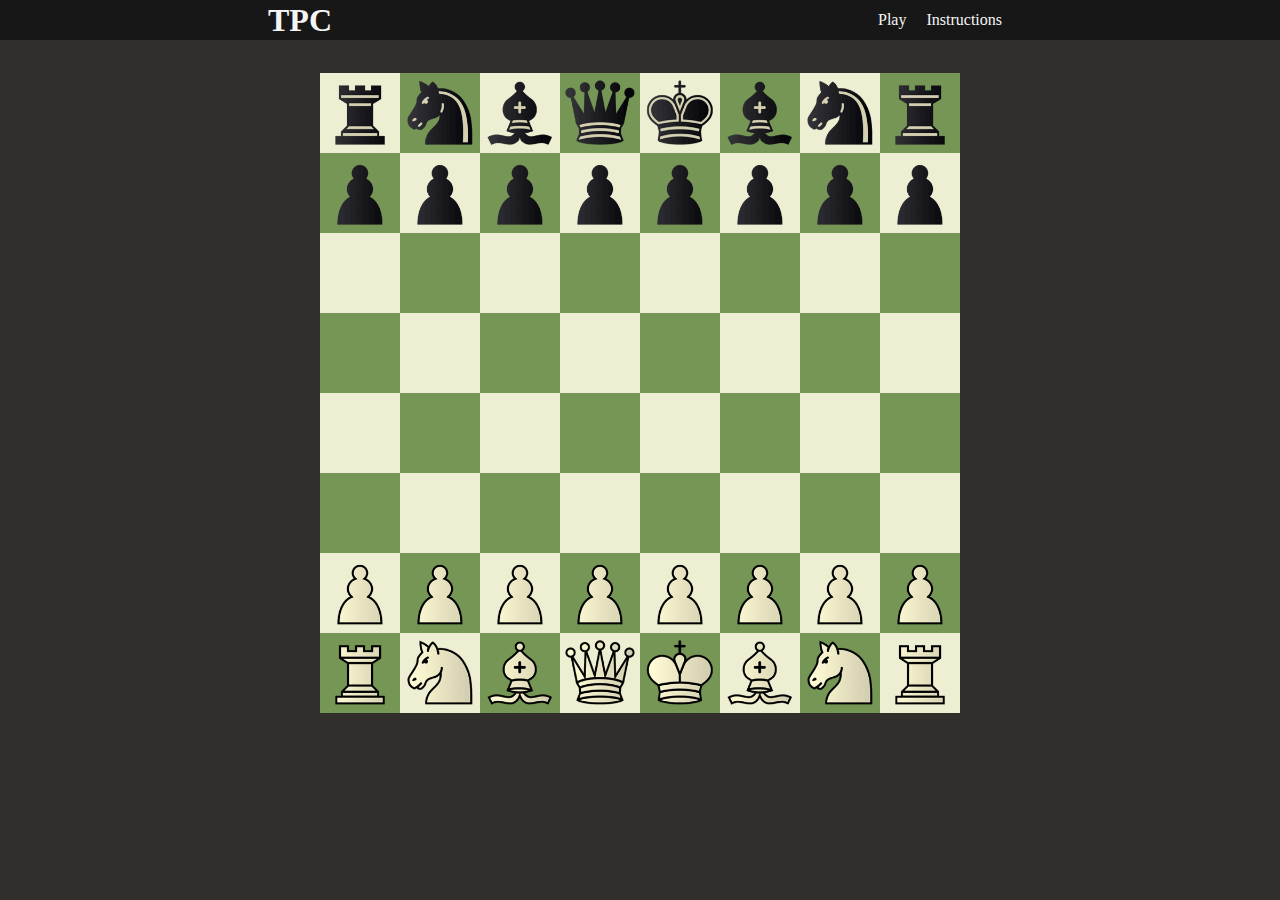
<file: index.html>
<!DOCTYPE html>
<html lang="en">

<head>
    <meta charset="UTF-8">
    <meta http-equiv="X-UA-Compatible" content="IE=edge">
    <meta name="viewport" content="width=device-width, initial-scale=1.0">
    <link rel="stylesheet" href="style.css">
    <title>Two Player Chess</title>
</head>

<body>

    <nav>
        <h1>TPC</h1>
        <ul class="flex">
            <li><a href="index.html">Play</a></li>
            <li><a href="instructions.html">Instructions</a></li>
        </ul>
    </nav>

    <div class="game">
        <img src="img/bqueen.png" class="img bp queen" id="bqueen">
        <!--Not imp-->
        <img src="img/wqueen.png" class="img wp queen" id="wqueen">
        <!--Not imp-->
        <div class="wwin">
            <p>White Wins</p>
        </div>
        <div class="chessboard card">
            <div class="row1 flex">
                <div class="white box" id="a8">
                    <img src="img/brook.png" class="img bp rook" id="qsbr">
                </div>
                <div class="black box" id="b8">
                    <img src="img/bknight.png" class="img bp knight qsbn">
                </div>
                <div class="white box" id="c8">
                    <img src="img/bbishop.png" class="img bp lbishop qsbb">
                </div>
                <div class="black box" id="d8">
                    <img src="img/bqueen.png" class="img bp queen bq">
                </div>
                <div class="white box" id="e8">
                    <img src="img/bking.png" class="img bp king bk">
                </div>
                <div class="black box" id="f8">
                    <img src="img/bbishop.png" class="img bp dbishop ksbb">
                </div>
                <div class="white box" id="g8">
                    <img src="img/bknight.png" class="img bp knight ksbn">
                </div>
                <div class="black box" id="h8">
                    <img src="img/brook.png" class="img bp rook" id="ksbr">
                </div>
            </div>
            <div class="row2 flex">
                <div class="black box" id="a7">
                    <img src="img/bpawn.png" class="img bp pawn pb">
                </div>
                <div class="white box" id="b7">
                    <img src="img/bpawn.png" class="img bp pawn pb">
                </div>
                <div class="black box" id="c7">
                    <img src="img/bpawn.png" class="img bp pawn pb">
                </div>
                <div class="white box" id="d7">
                    <img src="img/bpawn.png" class="img bp pawn pb">
                </div>
                <div class="black box" id="e7">
                    <img src="img/bpawn.png" class="img bp pawn pb">
                </div>
                <div class="white box" id="f7">
                    <img src="img/bpawn.png" class="img bp pawn pb">
                </div>
                <div class="black box" id="g7">
                    <img src="img/bpawn.png" class="img bp pawn pb">
                </div>
                <div class="white box" id="h7">
                    <img src="img/bpawn.png" class="img bp pawn pb">
                </div>
            </div>
            <div class="row3 flex">
                <div class="white box" id="a6">
                </div>
                <div class="black box" id="b6">
                </div>
                <div class="white box" id="c6">
                </div>
                <div class="black box" id="d6">
                </div>
                <div class="white box" id="e6">
                </div>
                <div class="black box" id="f6">
                </div>
                <div class="white box" id="g6">
                </div>
                <div class="black box" id="h6">
                </div>
            </div>
            <div class="row4 flex">
                <div class="black box" id="a5">
                </div>
                <div class="white box" id="b5">
                </div>
                <div class="black box" id="c5">
                </div>
                <div class="white box" id="d5">
                </div>
                <div class="black box" id="e5">
                </div>
                <div class="white box" id="f5">
                </div>
                <div class="black box" id="g5">
                </div>
                <div class="white box" id="h5">
                </div>
            </div>
            <div class="row5 flex">
                <div class="white box" id="a4">
                </div>
                <div class="black box" id="b4">
                </div>
                <div class="white box" id="c4">
                </div>
                <div class="black box" id="d4">
                </div>
                <div class="white box" id="e4">
                </div>
                <div class="black box" id="f4">
                </div>
                <div class="white box" id="g4">
                </div>
                <div class="black box" id="h4">
                </div>
            </div>
            <div class="row6 flex">
                <div class="black box" id="a3">
                </div>
                <div class="white box" id="b3">
                </div>
                <div class="black box" id="c3">
                </div>
                <div class="white box" id="d3">
                </div>
                <div class="black box" id="e3">
                </div>
                <div class="white box" id="f3">
                </div>
                <div class="black box" id="g3">
                </div>
                <div class="white box" id="h3">
                </div>
            </div>
            <div class="row7 flex">
                <div class="white box" id="a2">
                    <img src="img/wpawn.png" class="img wp pawn pw">
                </div>
                <div class="black box" id="b2">
                    <img src="img/wpawn.png" class="img wp pawn pw">
                </div>
                <div class="white box" id="c2">
                    <img src="img/wpawn.png" class="img wp pawn pw">
                </div>
                <div class="black box" id="d2">
                    <img src="img/wpawn.png" class="img wp pawn pw">
                </div>
                <div class="white box" id="e2">
                    <img src="img/wpawn.png" class="img wp pawn pw">
                </div>
                <div class="black box" id="f2">
                    <img src="img/wpawn.png" class="img wp pawn pw">
                </div>
                <div class="white box" id="g2">
                    <img src="img/wpawn.png" class="img wp pawn pw">
                </div>
                <div class="black box" id="h2">
                    <img src="img/wpawn.png" class="img wp pawn pw">
                </div>
            </div>
            <div class="row8 flex">
                <div class="black box" id="a1">
                    <img src="img/wrook.png" class="img wp rook" id="qswr">
                </div>
                <div class="white box" id="b1">
                    <img src="img/wknight.png" class="img wp knight qswn">
                </div>
                <div class="black box" id="c1">
                    <img src="img/wbishop.png" class="img wp dbishop qswb">
                </div>
                <div class="white box" id="d1">
                    <img src="img/wqueen.png" class="img wp queen wq">
                </div>
                <div class="black box" id="e1">
                    <img src="img/wking.png" class="img wp king wk">
                </div>
                <div class="white box" id="f1">
                    <img src="img/wbishop.png" class="img wp lbishop kswb">
                </div>
                <div class="black box" id="g1">
                    <img src="img/wknight.png" class="img wp knight kswn">
                </div>
                <div class="white box" id="h1">
                    <img src="img/wrook.png" class="img wp rook" id="kswr">
                </div>
            </div>
        </div>

        <div class="bwin">
            <p>Black Wins</p>
        </div>
    </div>

    <script src="app.js"></script>
</body>

</html>
</file>
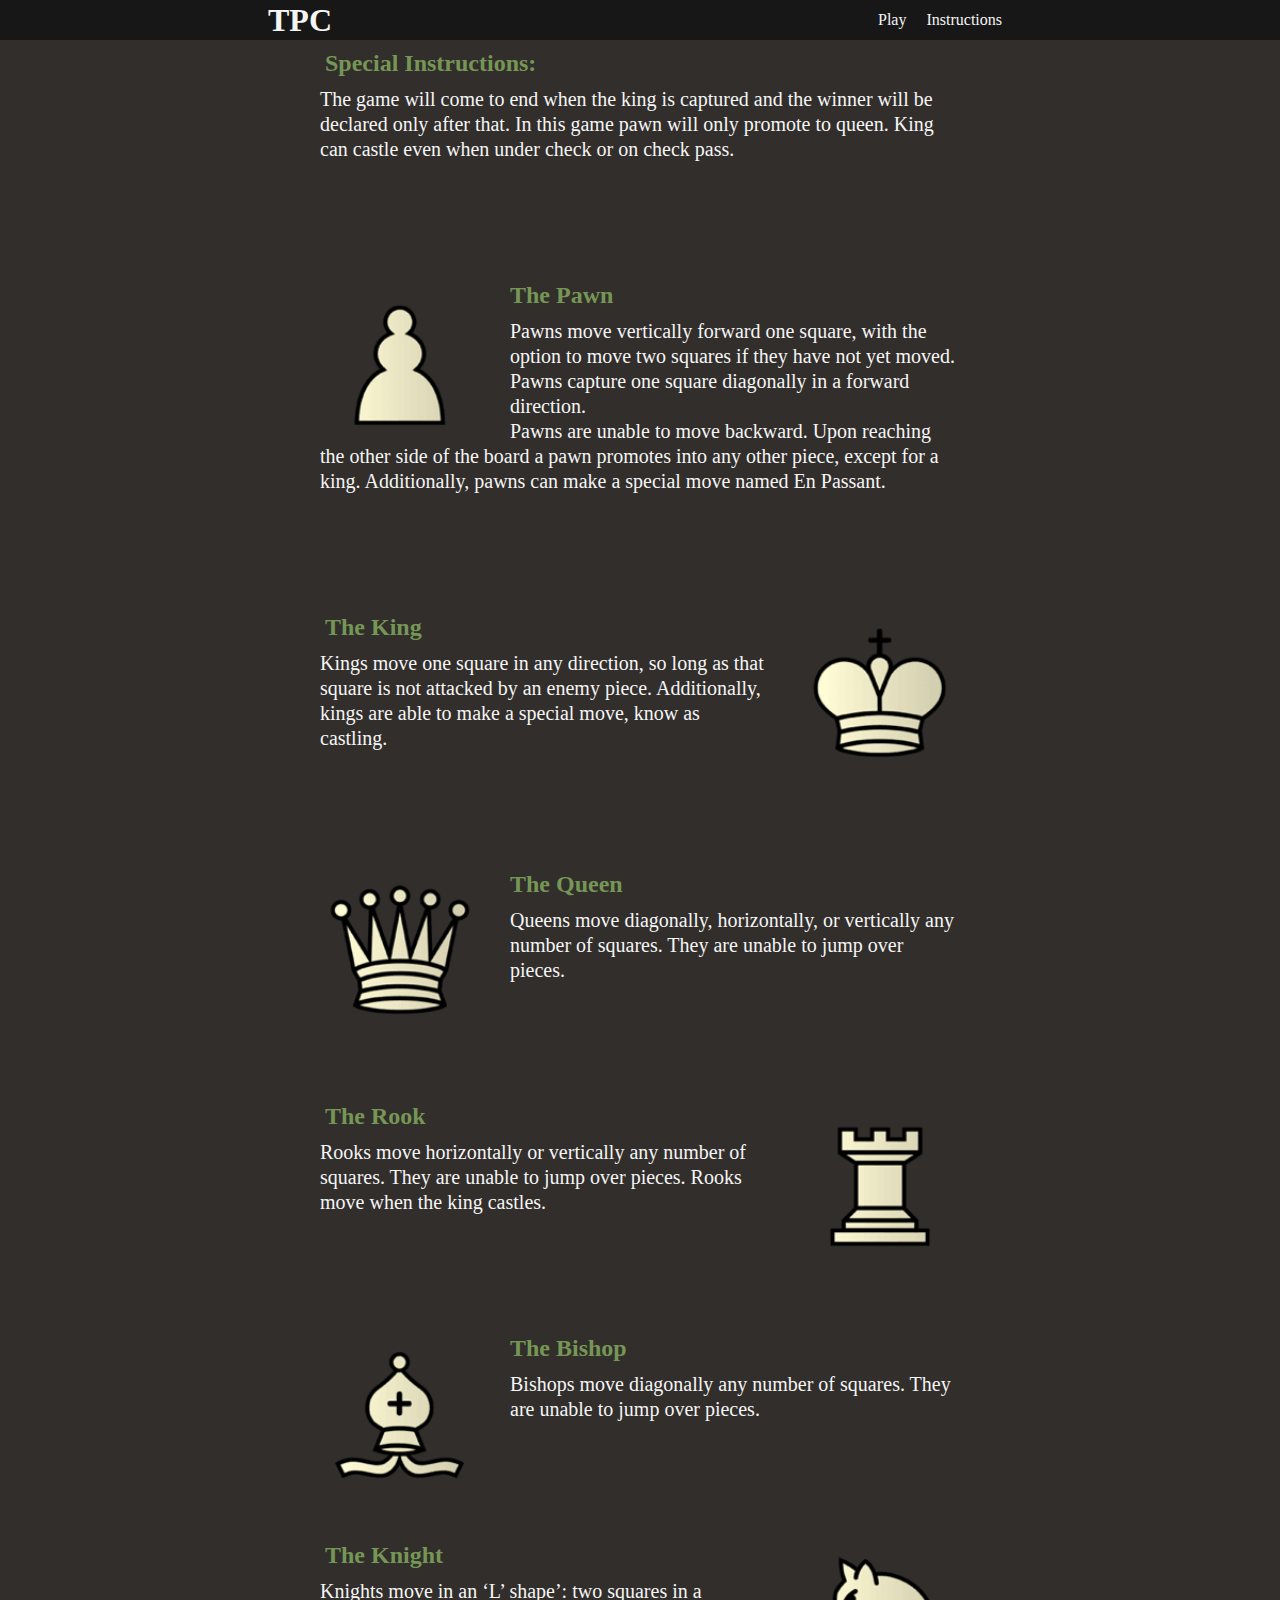
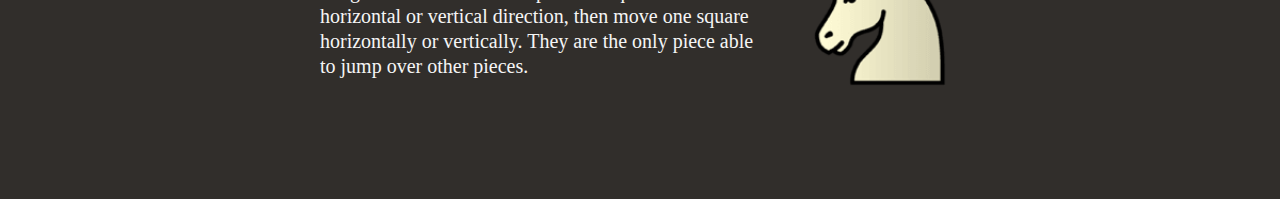
<file: instructions.html>
<!DOCTYPE html>
<html lang="en">

<head>
    <meta charset="UTF-8">
    <meta http-equiv="X-UA-Compatible" content="IE=edge">
    <meta name="viewport" content="width=device-width, initial-scale=1.0">
    <link rel="stylesheet" href="inst.css">
    <title>Two Player Chess</title>
</head>

<body>

    <nav>
        <h1>TPC</h1>
        <ul class="flex">
            <li><a href="index.html">Play</a></li>
            <li><a href="instructions.html">Instructions</a></li>
        </ul>
    </nav>

    <div class="special">
        <h2>Special Instructions: </h2>
        <p>The game will come to end when the king is captured and the winner will be declared only after that. In this game pawn will only promote to queen. King can castle even when under check or on check pass.</p>
    </div>

    <div class="regular">
        <div id="pawn">
            <img src="img/wpawn.png" alt="Pawn">
            <h2>The Pawn</h2>
            <p>
                Pawns move vertically forward one square, with the option to move two squares if they have not yet moved. Pawns capture one square diagonally in a forward direction. <br> Pawns are unable to move backward. Upon reaching the other side
                of the board a pawn promotes into any other piece, except for a king. Additionally, pawns can make a special move named En Passant.
            </p>
        </div>
        <div id="king">
            <img src="img/wking.png" alt="King">
            <h2>The King</h2>
            <p>
                Kings move one square in any direction, so long as that square is not attacked by an enemy piece. Additionally, kings are able to make a special move, know as castling.
            </p>
        </div>
        <div id="queen">
            <img src="img/wqueen.png" alt="Queen">
            <h2>The Queen</h2>
            <p>
                Queens move diagonally, horizontally, or vertically any number of squares. They are unable to jump over pieces.
            </p>
        </div>
        <div id="rook">
            <img src="img/wrook.png" alt="Rook">
            <h2>The Rook</h2>
            <p>
                Rooks move horizontally or vertically any number of squares. They are unable to jump over pieces. Rooks move when the king castles.
            </p>
        </div>
        <div id="bishop">
            <img src="img/wbishop.png" alt="Bishop">
            <h2>The Bishop</h2>
            <p>
                Bishops move diagonally any number of squares. They are unable to jump over pieces.
            </p>
        </div>
        <div id="knight">
            <img src="img/wknight.png" alt="Knight">
            <h2>The Knight</h2>
            <p>
                Knights move in an ‘L’ shape’: two squares in a horizontal or vertical direction, then move one square horizontally or vertically. They are the only piece able to jump over other pieces.
            </p>
        </div>
    </div>
</body>

</html>
</file>
<file: style.css>
* {
    box-sizing: border-box;
    margin: 0;
    padding: 0;
}

body {
    background-color: #312e2b;
}

nav {
    display: flex;
    height: 40px;
    background-color: rgb(24, 23, 23);
    justify-content: space-around;
    align-items: center;
}

nav h1 {
    color: whitesmoke;
}

nav li {
    list-style-type: none;
    padding: 5px;
    margin: 5px;
}

nav a {
    text-decoration: none;
    color: whitesmoke;
}

nav a:hover {
    color: #769656;
}

.bwin,
.wwin {
    text-align: center;
    margin: 5px 0;
    font-size: 20px;
    color: #769656;
    height: 23px;
    /* display: none; */
}

.bwin p,
.wwin p {
    display: none;
}

#wqueen,
#bqueen {
    display: none;
}

.box {
    width: 80px;
    height: 80px;
    text-align: center;
}

.white {
    background-color: #eeeed2;
}

.black {
    background-color: #769656;
}

img {
    height: 100%;
    width: 100%;
}

img:hover {
    transform: scale(1.05);
    cursor: pointer;
}

.flex {
    display: flex;
    align-items: center;
    justify-content: center;
}

.chessboard {
    border-radius: 10px;
    flex-direction: column;
}

@media (max-width: 500px) {
    .white,
    .black {
        width: 50px;
        height: 50px;
    }
    .chessboard {
        margin-top: 100px;
    }
}
</file>
<file: inst.css>
* {
    box-sizing: border-box;
    margin: 0;
    padding: 0;
}

body {
    background-color: #312e2b;
}

img {
    color: whitesmoke;
    width: 25%;
}

nav {
    display: flex;
    height: 40px;
    background-color: rgb(24, 23, 23);
    justify-content: space-around;
    align-items: center;
}

nav h1 {
    color: whitesmoke;
}

nav li {
    list-style-type: none;
    padding: 5px;
    margin: 5px;
}

nav a {
    text-decoration: none;
    color: whitesmoke;
}

nav a:hover {
    color: #769656;
}

.flex {
    display: flex;
    align-items: center;
    justify-content: center;
}

.special,
.regular {
    width: 50%;
    margin: auto;
    color: whitesmoke;
}

h2 {
    color: #769656;
    margin: 10px 5px;
}

.regular div {
    width: 100%;
    margin: 120px auto;
    text-align: left;
}

p {
    font-size: 20px;
    line-height: 1.25;
}

#pawn img,
#queen img,
#bishop img {
    float: left;
    margin-right: 30px;
}

#king img,
#rook img,
#knight img {
    float: right;
    margin-left: 30px;
}
</file>
